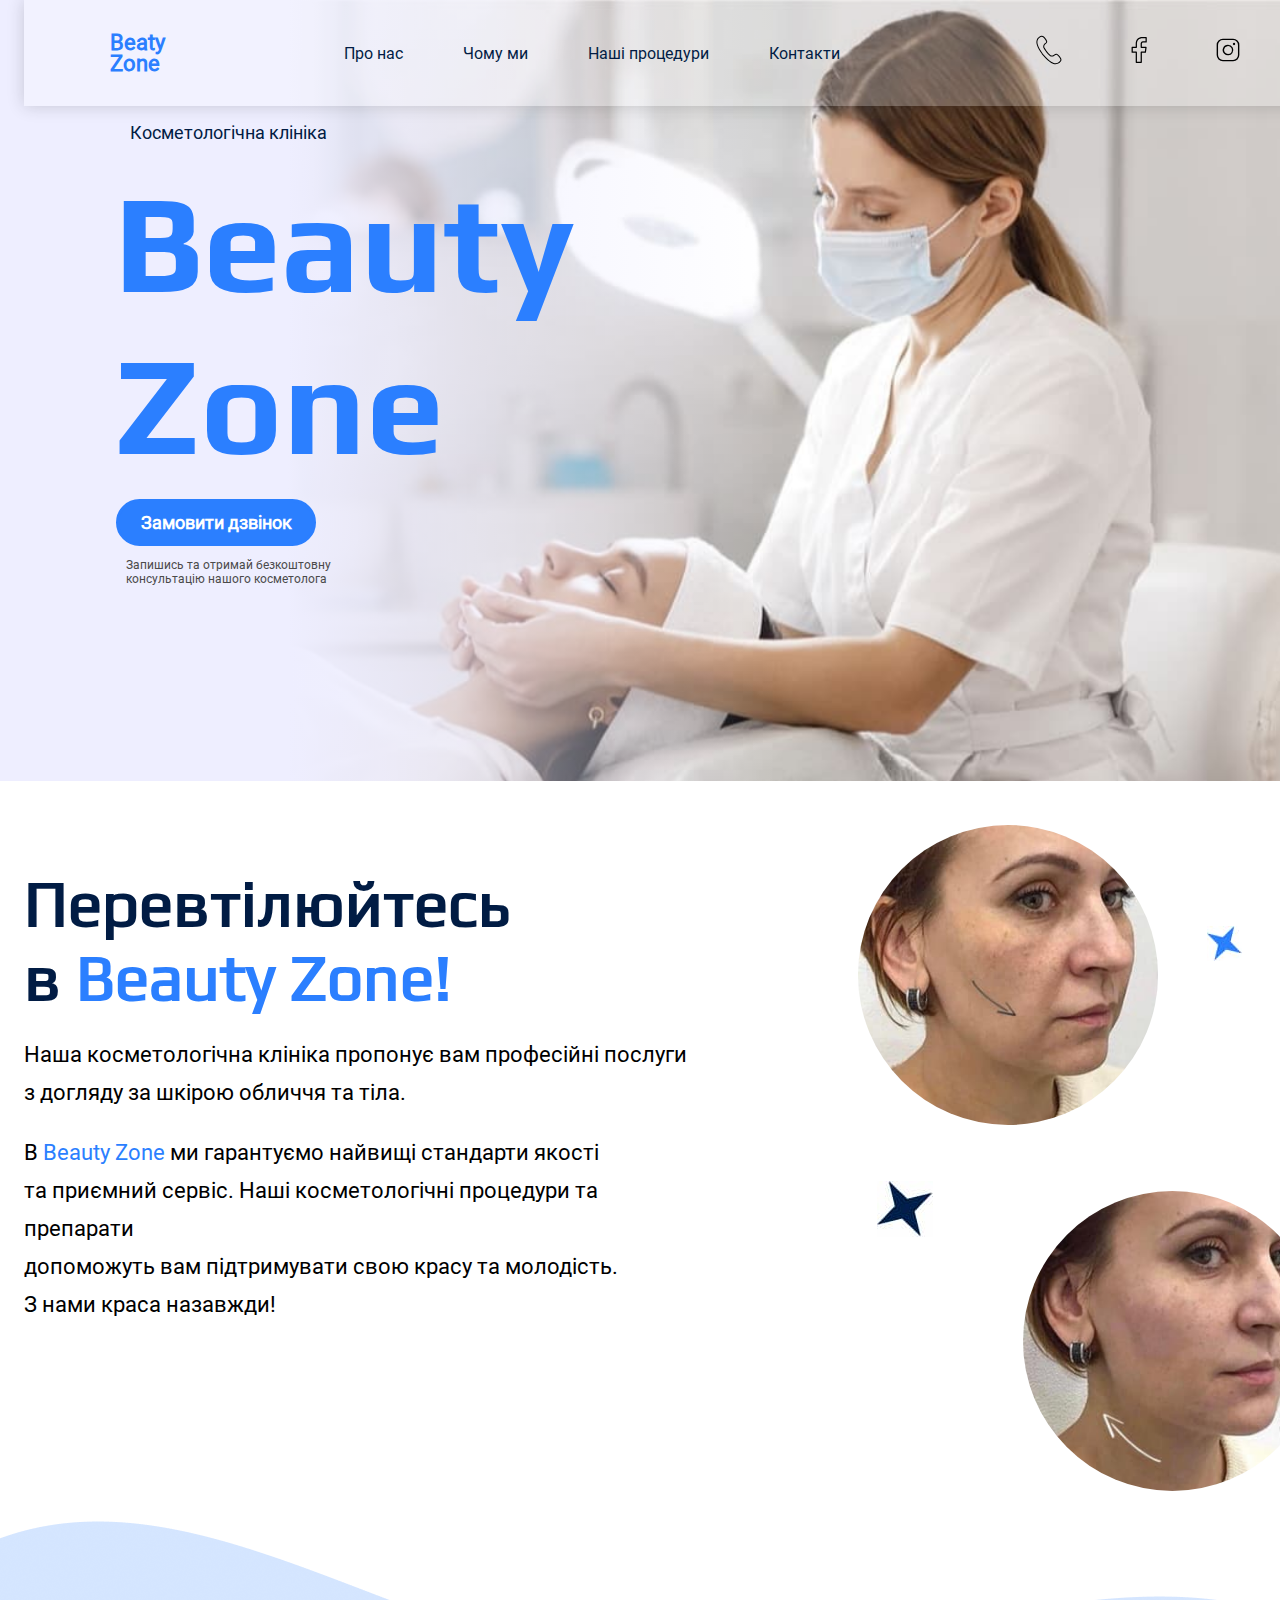
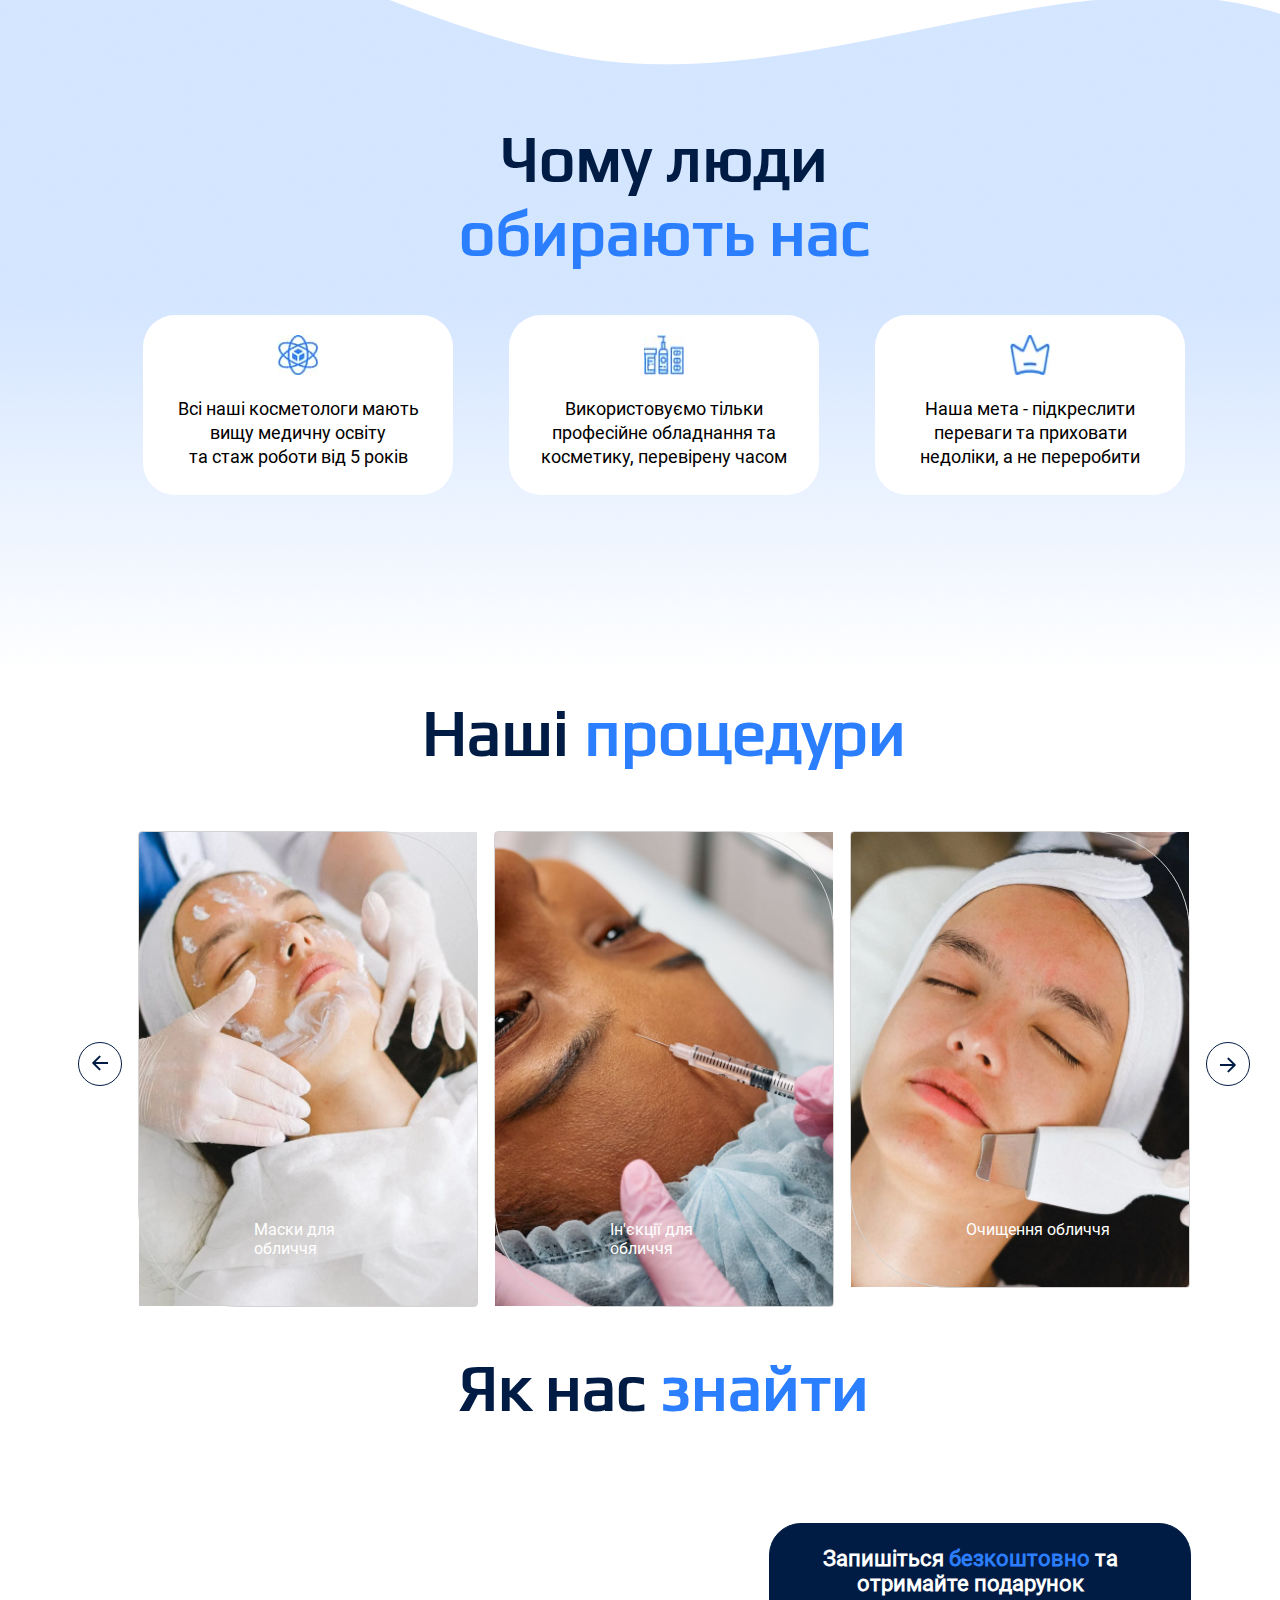
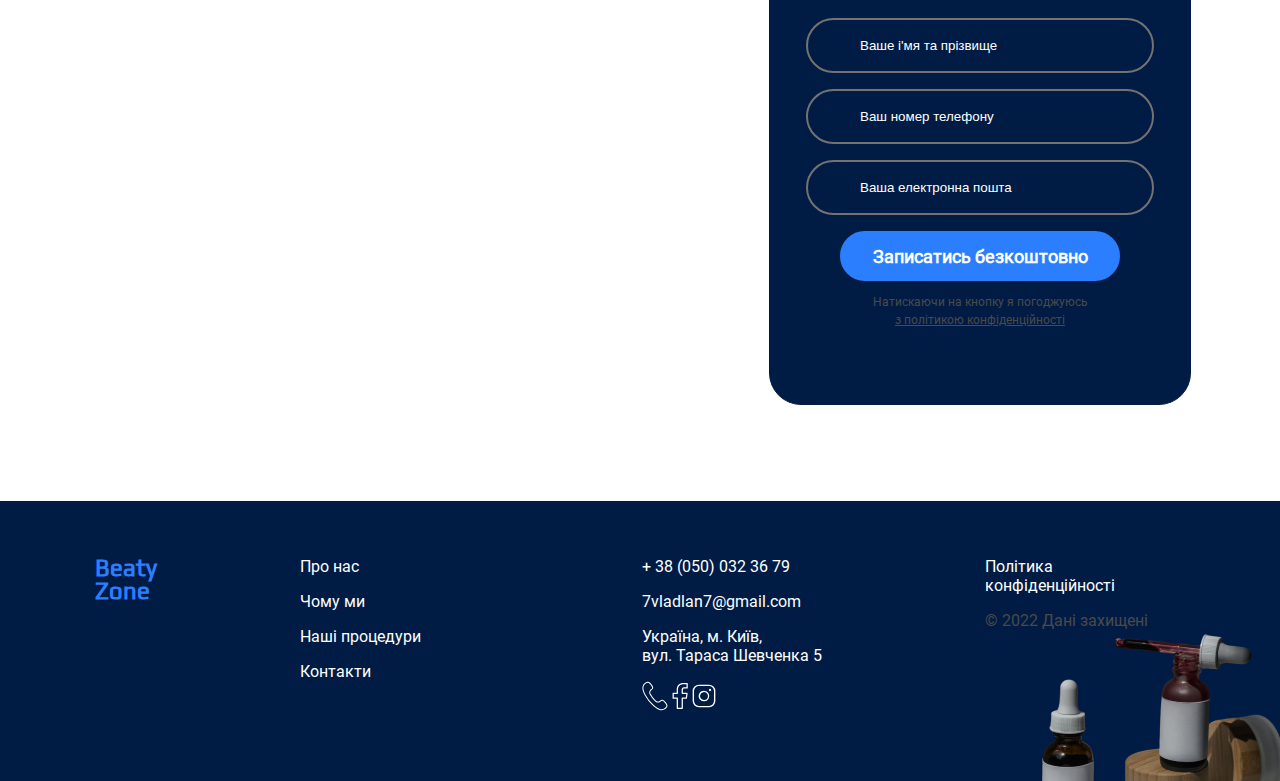
<file: index.html>
<!DOCTYPE html>
<html lang="en">
<head>
    <meta charset="UTF-8">
    <meta name="viewport" content="width=device-width, initial-scale=1.0">
    <title>Document</title>
    <link rel="stylesheet" href="./css/main.min.css">
    <link rel="stylesheet" href="./fonts/stylesheet.css">
    <link rel="stylesheet" href="https://cdnjs.cloudflare.com/ajax/libs/font-awesome/5.15.3/css/all.min.css">
</head>
<body>
<div class="header">
    <div class="conteiner">
        <div class="navigation">
            <div class="logo">
                <a href="#">Beaty <br> Zone</a>
            </div>
            <div class="nav-link">
                <nav class="navig">
        

                    <a href="#About-us">Про нас</a>
                    <a href="#Why-us">Чому ми</a>
                    <a href="#Our-procedure">Наші процедури</a>
                    <a href="#Contact">Контакти</a>
                </nav>
            </div>
            <div class="contact">

                <div class="icon-wrapper">
                    <a href="">
                        <svg class="address-icon" width="26" heigth="30">
                            <use href="./images/icon.svg#icon-phone"></use>
                        </svg>
                    </a>
                    <a href="">
                        <svg class="address-icon" width="16" heigth="28">
                            <use href="./images/icon.svg#icon-facebook"></use>
                        </svg>
                    </a>
                    <a href="">
                        <svg class="address-icon" width="24" heigth="24">
                            <use href="./images/icon.svg#icon-instagram"></use>
                        </svg>
                    </a>
                </div>
            </div>
        
        </div>
    </div>
    <div class="conteiner">
        <div>
            <div>
                <p class="names-text">Косметологічна клініка</p>
                <h1 class="zagolovok">Beauty <br> Zone</h1>

                <button class="button modal-btn-open">Замовити дзвінок</button>
                <p class="plain-text">Запишись та отримай безкоштовну<br> консультацію нашого косметолога</p>
            </div>
        
        </div>
    </div>
</div>
<div class="main">
    <div class="conteiner">
            <div class="presentation" id="About-us">

                <div class="content-presentation">
                    <h2 class="titles-extra">
                        Перевтілюйтесь <br> в <span>Beauty Zone!</span>
                    </h2>
                    <p class="text-to-presentation">Наша косметологічна клініка пропонує вам професійні послуги<br>
                        з догляду за шкірою обличчя та тіла.
                    </p>
                    <p class="text-to-presentation"> B <span>Beauty Zone</span> ми гарантуємо найвищі стандарти якості <br>
                        та приємний сервіс. Наші косметологічні процедури та препарати
                        <br>
                        допоможуть вам підтримувати свою красу та молодість. 
                        <br>
                        З нами краса назавжди!
                    </p>
                </div>
                <div class="img-content">
                    <div class="before-after">
                        <img src="/images/before.jpg" alt="result before" class="before">
                        <img src="/images/after.jpg" alt="result after" class="after">

                        <div class="stars-block">
                            <div class="stars-wrapper">
                                <img src="/images/bigStar.jpg" alt="bigStar" class="bigstar stars">
                            </div>
                            <div class="stars-wrapper">
                                <img src="/images/middlestar.jpg" alt="middlestar" class="middlestar stars">
                            </div>
                            <div class="stars-wrapper">
                                <img src="/images/smallStar.jpg" alt="smallStar" class="smallstar stars">
                            </div>
                        </div>
                    </div>
                </div>
            </div>
    </div>
    <div class="conteiner background-why-us">
        <h2 class="titles center-class">
            Чому люди<br>
            <span>обирають нас</span>
        </h2>
        <div class="why-us" id="Why-us">
            <div class="three-block">
                <img src="./images/atom.jpg" alt="atom">
                <p class="text-to-why-us">
                    Всі наші косметологи мають <br> вищу медичну освіту <br> та стаж роботи від 5 років
                </p>

            </div>
            <div class="three-block">
                <img src="./images/pils.jpg" alt="pils">
                <p class="text-to-why-us">
                    Використовуємо тільки <br> професійне обладнання та <br> косметику, перевірену часом
                </p>
            </div>

            <div class="three-block">
                <img src="./images/crown.jpg" alt="crown">
                <p class="text-to-why-us">
                    Наша мета - підкреслити <br> переваги та приховати <br> недоліки, а не переробити
                </p>

            </div>
        </div>
    </div>
    <div class="conteiner">
        <div id="Our-procedure">
            <h2 class="titles center-class">Наші <span>процедури</span></h2>
            <ul class="our-procedure" id="s3">
                <button class="carousel-button" type="button">
                    <svg width="16" height="40px" >
                        <use href="./images/icon.svg#icon-arrow"></use>
                    </svg>
                </button>
                <li class="formats-item">
                    <article class="formats-card">
                        <img class="format-image"
                        src="./images/mask.png"
                        alt="walrus">
                        <p class="format-text">Маски
                        для обличчя</p>
                    </article>
                </li>
                <li class="formats-item">
                    <article class="formats-card">
                        <img class="format-image"
                        src="./images/inject.png">
                        <p class="format-text">Ін'єкції
                        для обличчя</p>
                    </article>
                </li>
                <li class="formats-item">
                    <article class="formats-card">
                        <img class="format-image"
                        src="./images/clear.png">
                        <p class="format-text">Очищення
                        обличчя</p>
                    </article>
                </li>
                <button class="carousel-button next" type="button">
                    <svg width="16" height="40px">
                        <use href="./images/icon.svg#icon-arrow"></use>
                    </svg>
                </button>
            </ul>
        </div>
    </div>
    <div class="conteiner">
        <h2 class="main-text center-class">Як нас <span>знайти</span></h2>
        <div class="how-to-find-us" id="s4">
            <iframe
                src="https://www.google.com/maps/embed?pb=!1m18!1m12!1m3!1d10177901.667011498!2d8.592812226543858!3d51.47946444836415!2m3!1f0!2f0!3f0!3m2!1i1024!2i768!4f13.1!3m3!1m2!1s0x471ecb7b034a8293%3A0x96707a75f6791710!2sLORELI%20beauty%20zone!5e0!3m2!1sru!2spl!4v1691512684559!5m2!1sru!2spl"
                width="600" height="480" style="border:0;" allowfullscreen="" loading="lazy"
                referrerpolicy="no-referrer-when-downgrade" class="map">
            </iframe>
            <div class="register-form-conteiner">
                <p class="form-title">
                    Запишіться <span>безкоштовно</span> та отримайте подарунок
                </p>
                <div class="form-fields">
                    <div class="form-fields">
                        <input class="fields input-form" type="text" placeholder="Ваше і'мя та прізвище">
                    </div>
                    <div class="form-fields">
                        <input class="fields input-form" type="text" placeholder="Ваш номер телефону">
                    </div>
                    <div class="form-fields">
                        <input class="fields input-form" type="text" placeholder="Ваша електронна пошта">
                    </div>
                </div>
                <div class="form-buttons">
                    <button class="form-button">Записатись безкоштовно</button>
                    <p class="form-politics">Натискаючи на кнопку я погоджуюсь
                        <br>
                        <a href="#" class="form-politics">з політикою конфіденційності</a>
                    </p>
                    
                </div>
            </div>
        </div> <!--add form and geo-->
    </div>

</div>
<div class="footer" id="Contact">
    <div class="conteiner">
        <div class="nav-link-bot">
            <div>
                <a href="#" class="logo-bot">Beaty <br> Zone</a>
            </div>
            <nav class="navig-bot">
                <li><a href="#" class="text-to-bot">Про нас</a></li>
                <li><a href="#" class="text-to-bot">Чому ми</a></li>
                <li><a href="#" class="text-to-bot">Наші процедури</a></li>
                <li><a href="#" class="text-to-bot">Контакти</a></li>
            </nav>
            <div class="bot-contacts navig-bot">
                <li><a href="tel:+380500323679" class="text-to-bot">+ 38 (050) 032 36 79</a></li>
                <li><a href="7vladlan7@gmail.com" class="text-to-bot">7vladlan7@gmail.com</a></li>
                <li><a href="https://goo.gl/maps/f8BjNiubtXM2pFgB7" class="text-to-bot">Україна, м. Київ, <br>
                вул. Тараса Шевченка 5</a></li>
                <div class="icon-wrapper-bot">
                    <a href="">
                        <svg class="address-icon-bot" width="26" heigth="30">
                            <use href="./images/icon.svg#icon-phone"></use>
                        </svg>
                    </a>
                    <a href="">
                        <svg class="address-icon-bot" width="16" heigth="28">
                            <use href="./images/icon.svg#icon-facebook"></use>
                        </svg>
                    </a>
                    <a href="">
                        <svg class="address-icon-bot" width="24" heigth="24">
                            <use href="./images/icon.svg#icon-instagram"></use>
                        </svg>
                    </a>

                </div>
            </div>
            <div class="politics navig-bot">
                <a href="#" class="text-to-bot">Політика конфіденційності</a>
                <p class="address-copyright" >
                    &copy; 2022 Дані захищені
                </p>
            </div> 
        </div>
    </div>
</div>

<div class="backdrop is-hidden">
    <div class="modal">
        <button class="modal-btn-close" type="button">Close</button>
        <h2 class="modal-title">Замовити дзвінок</h2>
        <p class="form-title">
            Запишіться 
            <span>безкоштовно</span>
            та отримайте подарунок
        </p>
        <form  name="contact-form" autocomplete="off" >
            <div class="modal-form-fields">
                <label class="label-form" for="user-name"></label>
                <input class="input-form" 
                id="myInput" type="text" 
                name="user-name" 
                id="user-name" 
                placeholder="Ваше і'мя та прізвище"
                required
                >
            </div>

            <div class="modal-form-fields">
                <label class="label-form" for="user-tel">

                </label>
                <input class="input-form" 
                id="myInput" type="tel" 
                name="user-tel" 
                id="user-tel" 
                placeholder="Ваш номер телефону"
                pattern="^\+[0-9]{12}"
                required
                >
            </div>


            <div class="modal-form-fields">
                <label class="label-form" for="user-email"></label>
                <input class="input-form" 
                id="myInput" type="email" 
                name="user-email" 
                id="user-email" 
                placeholder="Ваша електронна пошта"
                required
                >
            </div>

            <button class="modal-btn" type="submit" >Замовити дзвінок</button>

            <p class="form-politics">Натискаючи на кнопку я погоджуюсь
                <br>
                <a href="#" class="form-politics">з політикою конфіденційності</a>
            </p>
        </form>
    </div>
</div>

<script src="./js/modal.js"></script>
</body>
</html>
</file>
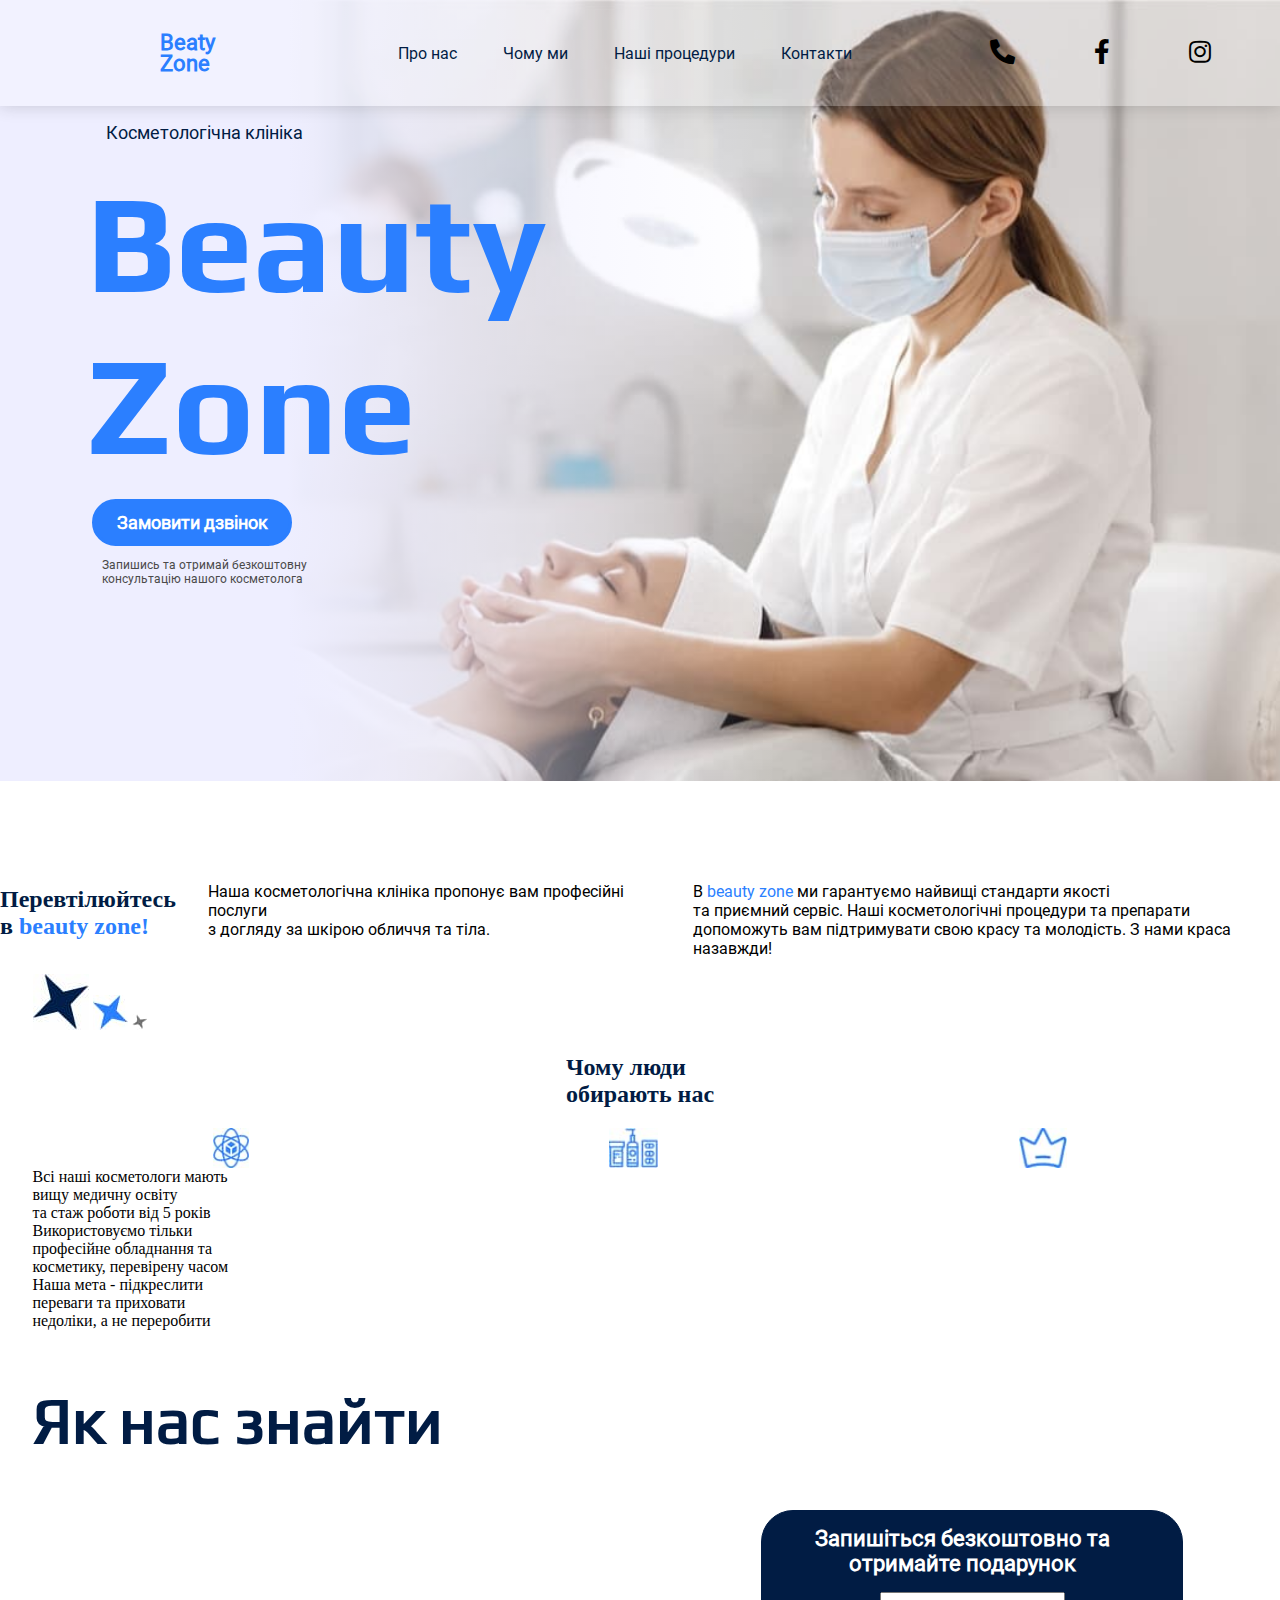
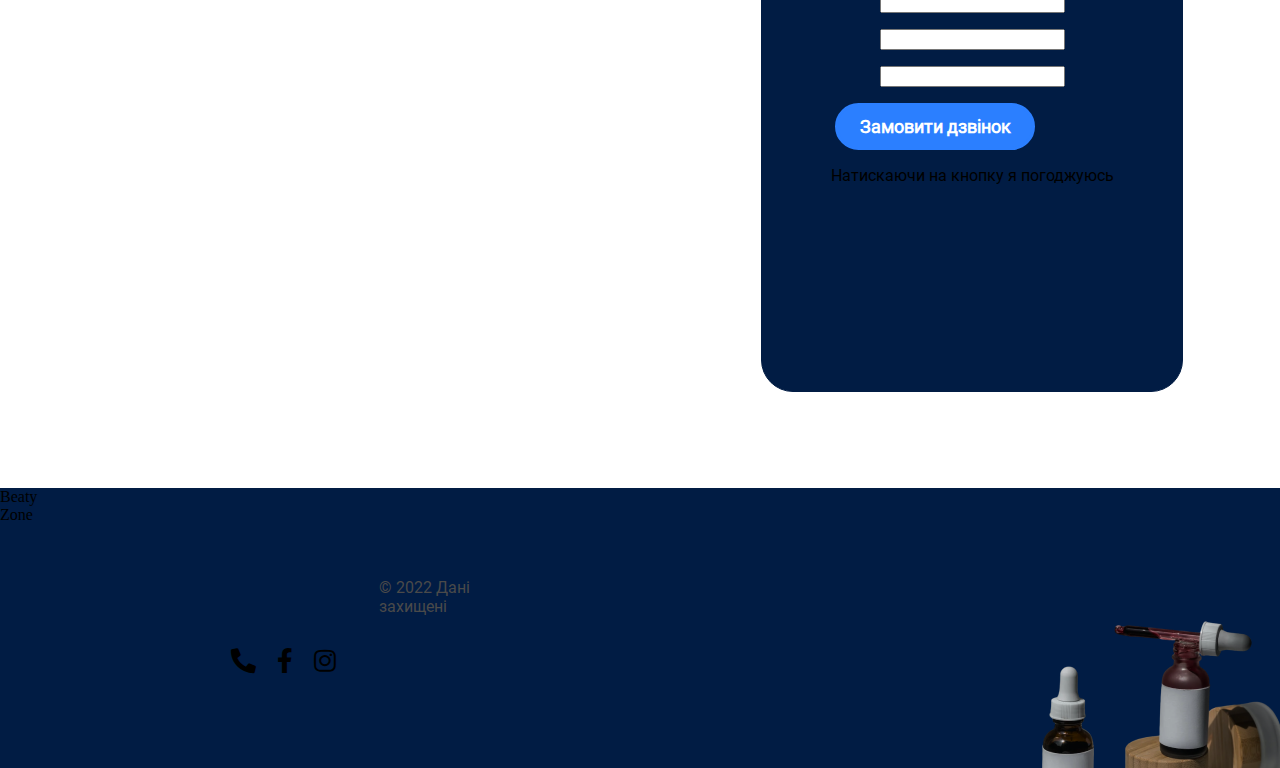
<file: index copy.html>
<!DOCTYPE html>
<html lang="en">

<head>
    <meta charset="UTF-8">
    <meta name="viewport" content="width=device-width, initial-scale=1.0">
    <title>Document</title>
    <link rel="stylesheet" href="/css/styles.css">
    <link rel="stylesheet" href="/fonts/stylesheet.css">
    <link rel="stylesheet" href="https://cdnjs.cloudflare.com/ajax/libs/font-awesome/5.15.3/css/all.min.css">
</head>

<body>
    <div class="header">
        <div class="container">
            <div class="navigation">
                <div class="logo">
                    <a href="#">Beaty <br> Zone</a>
                </div>
                <div class="nav-link">
                    <nav class="navig">
            
                        <a href="#s1">Про нас</a>
                        <a href="#s2">Чому ми</a>
                        <a href="#s3">Наші процедури</a>
                        <a href="#s4">Контакти</a>
                    </nav>
                </div>
                <div class="contact">
                    <div class="icon-wrapper">
                        <div class="icon"><i class="fas fa-phone-alt"></i></i></div>
                        <div class="icon"><i class="fab fa-facebook-f"></i></div>
                        <div class="icon"><i class="fab fa-instagram"></i></div>
                    </div>
                </div>
            </div>
            <div class="section-a" id="s1">
                <div>
                    <p class="names-text">Косметологічна клініка</p>
                    <h1 class="zagolovok">Beauty <br> Zone</h1>
                    <button class="button">Замовити дзвінок</button>
                    <p class="plain-text">Запишись та отримай безкоштовну<br> консультацію нашого косметолога</p>
                </div>
            
            </div> <!--add img and button-->
        </div>
    </div>
    <div class="main">
        <div class="container">
            <div class="presentation">
                <h2>
                    Перевтілюйтесь<br> в <span>beauty zone!</span>
                </h2>
                <p>Наша косметологічна клініка пропонує вам професійні послуги<br>
                    з догляду за шкірою обличчя та тіла.</p>
                <p>B <span>beauty zone</span> ми гарантуємо найвищі стандарти якості<br>
                    та приємний сервіс. Наші косметологічні процедури та препарати<br> допоможуть вам підтримувати свою красу та
                    молодість.
                    З нами краса назавжди!</p>
            </div>
        </div>
        <div class="conteiner">
            <div class="stars">
                <img src="/images/bigStar.jpg" alt="bigStar">
                <img src="/images/middlestar.jpg" alt="middlestar">
                <img src="/images/smallStar.jpg" alt="smallStar">
            </div>
        </div>
        <div class="conteiner">
            <h2 class="why-us" id="s2">Чому люди <br> обирають нас</h2>
            <div class="three-image">
                <img src="/images/atom.jpg" alt="atom">
                <img src="/images/pils.jpg" alt="pils">
                <img src="/images/crown.jpg" alt="crown">
            </div>
            <div class="text-img">
                <div>Всі наші косметологи мають<br> вищу медичну освіту<br> та стаж роботи від 5 років</div>
                <div>Використовуємо тільки<br> професійне обладнання та <br>косметику, перевірену часом</div>
                <div>Наша мета - підкреслити<br> переваги та приховати<br> недоліки, а не переробити</div>
            </div>
        </div>
        <div class="conteiner">
            <h2 class="main-text">Як нас знайти</h2>
            <div class="how-to-find-us" id="s4">
            
                <iframe
                    src="https://www.google.com/maps/embed?pb=!1m18!1m12!1m3!1d10177901.667011498!2d8.592812226543858!3d51.47946444836415!2m3!1f0!2f0!3f0!3m2!1i1024!2i768!4f13.1!3m3!1m2!1s0x471ecb7b034a8293%3A0x96707a75f6791710!2sLORELI%20beauty%20zone!5e0!3m2!1sru!2spl!4v1691512684559!5m2!1sru!2spl"
                    width="600" height="450" style="border:0;" allowfullscreen="" loading="lazy"
                    referrerpolicy="no-referrer-when-downgrade">
                </iframe>
                <div class="circle"></div>
                <div class="register-form-conteiner">
                    <h1 class="form-title">
                        Запишіться безкоштовно та отримайте подарунок
                    </h1>
                    <div class="form-fields">
                        <div class="form-fields">
                            <input type="text" placeholder="ПІП">
                        </div>
                        <div class="form-fields">
                            <input type="text" placeholder="телефон">
                        </div>
                        <div class="form-fields">
                            <input type="text" placeholder="пошта">
                        </div>
                    </div>
                    <div class="form-buttons">
                        <button class="button">Замовити дзвінок</button>
                        <p>Натискаючи на кнопку я погоджуюсь </p>
                        <a href="">з політикою конфіденційності</a>
                    </div>
                </div>
            </div> <!--add form and geo-->
        </div>
    </div>
    <div class="footer">
       <div class="container">
        Beaty<br> Zone
        <div class="nav-link">
            <nav class="navig">
                <li><a href="#">Про нас</a></li>
                <li><a href="#">Чому ми</a></li>
                <li><a href="#">Наші процедури</a></li>
                <li><a href="#">Контакти</a></li>
            </nav>
            <div class="address">
                <li><a href="tel:+380500323679">+ 38 (050) 032 36 79</a></li>
                <li><a href="7vladlan7@gmail.com">7vladlan7@gmail.com</a></li>
                <li><a href="https://goo.gl/maps/f8BjNiubtXM2pFgB7">Україна, м. Київ,
                        вул. Тараса Шевченка 5</a></li>
                <div class="icon-wrapper">
                    <div class="icon"><i class="fas fa-phone-alt"></i></i></div>
                    <div class="icon"><i class="fab fa-facebook-f"></i></div>
                    <div class="icon"><i class="fab fa-instagram"></i></div>
                </div>
            </div>
            <div class="politics">
                <a href="#">Політика конфіденційності</a>
                <p class="address-copyright">
                    &copy; 2022 Дані захищені
                </p>
            </div>
        
        </div>
       </div>
    </div> <!--add info about us-->
</body>

</html>
</file>
<file: fonts/stylesheet.css>
/*! Generated by Font Squirrel (https://www.fontsquirrel.com) on August 12, 2023 */



@font-face {
    font-family: 'playbold';
    src: url('play-bold.woff2') format('woff2'),
         url('play-bold.woff') format('woff');
    font-weight: normal;
    font-style: normal;

}




@font-face {
    font-family: 'playregular';
    src: url('play-regular.woff2') format('woff2'),
         url('play-regular.woff') format('woff');
    font-weight: normal;
    font-style: normal;

}




@font-face {
    font-family: 'robotoblack';
    src: url('roboto-black.woff2') format('woff2'),
         url('roboto-black.woff') format('woff');
    font-weight: normal;
    font-style: normal;

}




@font-face {
    font-family: 'robotoblack_italic';
    src: url('roboto-blackitalic.woff2') format('woff2'),
         url('roboto-blackitalic.woff') format('woff');
    font-weight: normal;
    font-style: normal;

}




@font-face {
    font-family: 'robotobold';
    src: url('roboto-bold.woff2') format('woff2'),
         url('roboto-bold.woff') format('woff');
    font-weight: normal;
    font-style: normal;

}




@font-face {
    font-family: 'robotobold_italic';
    src: url('roboto-bolditalic.woff2') format('woff2'),
         url('roboto-bolditalic.woff') format('woff');
    font-weight: normal;
    font-style: normal;

}




@font-face {
    font-family: 'robotoitalic';
    src: url('roboto-italic.woff2') format('woff2'),
         url('roboto-italic.woff') format('woff');
    font-weight: normal;
    font-style: normal;

}




@font-face {
    font-family: 'robotolight';
    src: url('roboto-light.woff2') format('woff2'),
         url('roboto-light.woff') format('woff');
    font-weight: normal;
    font-style: normal;

}




@font-face {
    font-family: 'robotolight_italic';
    src: url('roboto-lightitalic.woff2') format('woff2'),
         url('roboto-lightitalic.woff') format('woff');
    font-weight: normal;
    font-style: normal;

}




@font-face {
    font-family: 'robotomedium';
    src: url('roboto-medium.woff2') format('woff2'),
         url('roboto-medium.woff') format('woff');
    font-weight: normal;
    font-style: normal;

}




@font-face {
    font-family: 'robotomedium_italic';
    src: url('roboto-mediumitalic.woff2') format('woff2'),
         url('roboto-mediumitalic.woff') format('woff');
    font-weight: normal;
    font-style: normal;

}




@font-face {
    font-family: 'robotoregular';
    src: url('roboto-regular.woff2') format('woff2'),
         url('roboto-regular.woff') format('woff');
    font-weight: normal;
    font-style: normal;

}
</file>
<file: css/styles.css>
:root {
    --blue-light: #2b7fff;
    --gray-light: #ffffff40;
    --white: #ffffff;
    --black: #29272733;
    --gray-dark: #4a4a4a;
    --blue-dark: #011c44;
}

@keyframes stars  {
    0% {
        transform: scale(0%) rotate(0deg);
    }
    
    100% {
        transform: scale(100%) rotate(360deg);
    }
}

@media (prefers-reduced-motion: no-preference) {
  .square {
    transition: opacity 1.5s ease, transform 1.5s ease;
  }
}

.header {
    height: 657px;
    padding-bottom: 124px;
    background: linear-gradient(to right, #EEF 0%, #eef calc(35% - 160px), transparent calc(63% - 30px), transparent calc(100% + 0px), #eef calc(64% + 160px), #eee 100%), url("../images/teethDoctor.jpg") no-repeat top right;
    background-repeat: no-repeat;
    background-position: center top;
    background-size: cover;
}


@media screen and (min-device-pixel-ratio: 2),
(-webkit-min-device-pixel-ratio: 2),
(min-resolution: 192dpi),
(min-resolution: 2dppx) {
    .header {
        background-image: linear-gradient(102.76deg, rgba(18, 18, 17, 0.78) 2.03%, rgba(18, 18, 17, 0.6) 58.46%, rgba(18, 18, 17, 0) 90.36%), url("../images/teethDoctor.jpg");
    }
}

.header__title {
    margin-bottom: 48px;
    color: var(--color-primary-light);
    text-align: center;
    font-size: 67px;
    line-height: 1;
    font-weight: 900;
}

@media screen and (min-width: 1280px) {
    .header__title {
        margin-bottom: 0;
        font-size: 128px;
        line-height: 1.5;
    }
}

.header__button {
    margin: 0 auto;
}

@media screen and (min-width: 1280px) {
    .header__button {
        display: none;
    }
}


.header1 {
    background: linear-gradient(to right, #EEF 0%, #eef calc(35% - 160px), transparent calc(63% - 30px), transparent calc(100% + 0px), #eef calc(64% + 160px), #eee 100%),
      url("/images/teethDoctor.jpg") no-repeat top right;

    height: 600px;
    width: 100%;
    font-family: robotoregular, sans-serif;
}



.header .navigation .navig a:hover {
    font-weight: bold;
}

.special-conteiner {
    padding: 0 !important;
    margin: 0 !important;
}

h2 {
    color: var(--blue-dark);
}

span {
    color: var(--blue-light);

}

body {
    margin: 0
}

.navigation {
    width: 100%;
    height: 106px;
    display: flex;
    align-items: center;
    background-color: var(--gray-light);
    box-shadow: 0 0 1rem 0 var(--black);
}

.logo {
    width: 30%;
    display: flex;
    justify-content: space-around;
    font-family: playbold, sans-serif;
    font-weight: 700;
    font-size: 22px;
    line-height: 21px;
    height: 42px;
}

.logo-bot {
    font-weight: 700;
    font-family: playregular;
    font-size: 24px;
    line-height: 21px;
    color: var(--blue-light);
}

.logo a {
    color: var(--blue-light);
}

.nav-link {
    width: 40%;
    display: flex;
    justify-content: space-around;

}

.navig-bot {
    font-size: 16px;
    line-height: 19px;
    text-align: justify;
    width: 200px;
    max-height: 160px;
    height: auto;

}

.nav-link-bot {
    display: flex;
    justify-content: space-around;
    padding-top: 56px;

}

.navig {
    display: contents;
    gap: 40px;
}

.conteiner {
    width: 100%;
    max-width: 1215px;
    margin: 0 auto;
    padding: 0 24px;
}

.center-class {
    text-align: center;

    padding-bottom: 46px;
}

.contact {
    width: 30%;
    display: flex;
    justify-content: end;
    padding-right: 30px
}

.icon-wrapper {
    font-size: 25px;
    width: 80%;
    display: flex;
    justify-content: space-around;
}

.address-icon {}

.address-icon-bot {
    fill: var(--white);
    height: 30px;
}

.icon-wrapper-bot {
    font-size: 25px;
    width: 80%;
    display: flex;
    justify-content: space-around;
    color: var(--white);
    height: 30px;
}

.before-after {
    display: flex;
    height: 655px;
    justify-content: space-around;
}

.before {
    display: flex;
    height: 300px;
    border-radius: 100%;
    position: relative;
    left: 130px;
    top: -41px;
}

.after {
    display: flex;
    height: 300px;
    border-radius: 100%;
    position: relative;
    top: 325px;
    left: -5px;
}

.bigstar {
    position: absolute;
    right: 310px;
    bottom: -300px;
    animation-name: stars;
    animation-duration: 2s;
}

.middlestar {
    position: absolute;
    right: 170px;
    animation-name: stars;
    animation-duration: 2s;
}

.smallstar {
    position: absolute;
    top: 1050px;
    animation-name: stars;
    animation-duration: 2s;
}

.why-us {
    display: flex;
    gap: 56px;
    justify-content: center;
    flex-wrap: wrap;
}

.background-why-us {
    background-image: url("../images/background-two.png");
    padding-top: 200px;
    padding-bottom: 200px;
}

.three-block {
    width: 310px;
    height: 180px;
    background-color: var(--white);
    border-radius: 32px;
    text-align: center;

}

.three-block img {
    height: 40px;
    width: 40px;
    padding-top: 20px;
}

.three-block p {
    font-size: 18px;
    font-family: robotoregular;
    line-height: 24px;
    font-weight: 400;
}

.three-image {
    display: flex;
    height: 40px;
    width: 100%;
    justify-content: space-around;
}

.how-to-find-us {
    display: flex;
    gap: 32px;
    justify-content: center;
    flex-wrap: wrap;
    flex-basis: calc((100% - 112px) / 3);
}

.main {
    padding-top: 85px;
}

.main-text {
    font-size: 64px;
    font-family: playregular;
}

.register-form-conteiner {
    height: 480px;
    width: 420px;
    text-align: center;
    border: 1px solid #011c44;
    border-radius: 32px;
    background-color: var(--blue-dark);

}

.form-fields {
    margin: 16px;
}

.modal-form-fields {
    margin: 24px;
}

.fields {
    padding: 18px 32px;
    width: 100%;
    max-width: 280px;
    border-radius: 48px;
    border: 2px solid #747272;
    background-color: var(--blue-dark);
}

.fields:focus{
    background-color: var(--white);

}



::placeholder {
    color: var(--white);
    padding-left: 20px;
}

.our-procedure {
    display: flex;
    align-items: center;
    gap: 16px;
    justify-content: center;
    flex-wrap: wrap;
    padding: 0
}

.carousel-button {
    display: flex;
    text-align: center;
    justify-content: center;
    flex-shrink: 0;
    width: 44px;
    height: 44px;
    padding: 0;
    gap: 32px;
    fill: var(--blue-dark);
    border-radius: 50%;
    background-color: transparent;
    border: 1px solid var(--blue-dark);
    transition: background-color 0.3s;
}

.carousel-button:hover {
    background-color: var(--blue-light);
    fill: var(--white);
}

.carousel-button.next {
    transform: rotate(180deg);
}

.titles {
    font-size: 64px;
    font-family: playregular;
    font-weight: 700px;
    line-height: 74px;
    margin: 0;
}

.titles-extra {
    font-size: 64px;
    font-family: playregular;
    font-weight: 700px;
    line-height: 74px;
    margin: 0;
}

.presentation {
    display: flex;
    gap: 32px;
}

.content-presentation {
    max-width: 705px;
}

.img-content {
    width: 380px;
}

.text-to-presentation {
    font-size: 22px;
    font-family: robotoregular;
    line-height: 38px;
    font-weight: 400;
}



.text-to-why-us {
    font-size: 18px;
    font-weight: 400;
    font-family: robotoregular;
    line-height: 24px;
    flex-basis: calc((100% - 112px) / 3);

}

.text-to-bot {
    font-family: robotoregular;
    font-size: 16px;
    font-weight: 400;
    line-height: 19px;
    color: var(--white);
}

li {
    list-style-type: none;
    margin-bottom: 16px;
}

.formats-card {
    padding-left: 115px;
    padding-top: 372px;
    padding-bottom: 32px;
    padding-right: 77px;
    border: 1px solid lightgray;
    border-radius: 4px 100px;
    transition: transform 0.3s;
}

.formats-card:hover {
    transform: scale(1.05);
}

.formats-item {
    flex-basis: calc((100% - 32px) / 3);
    max-width: 340px;
    max-height: 450px;
}

.footer {
    position: relative;
    background-color: var(--blue-dark);
    height: 280px;
    display: flex;
    margin-top: 96px;
    width: 100%;
}

.footer::after {
    position: absolute;
    width: 247px;
    height: 152px;
    right: 0;
    bottom: 0;
    background-repeat: no-repeat;
    background-image: url(../images/footer-img.png);
    content: '';
}

.backdrop {
    position: fixed;
    right: 0;
    top: 0;
    left: 0;
    bottom: 0;
    display: flex;
    align-items: center;
    justify-content: center;
    background-color: rgba(0, 0, 0, 0.5);
    transition: opacity 0.3s, visibility 0.3s ;
}

.backdrop.is-hidden {
    opacity: 0;
    visibility: hidden;
    pointer-events: none;
}

.modal {
    position: relative;
    width: 100%;
    max-width: 435px;
    height: 100%;
    max-height: 600px;
    text-align: center;
    padding: 42px 144px;
    background-color: var(--blue-dark);
    border-radius: 48px;
    overflow: auto;
}

.modal-btn-close {
    position: absolute;
    top: 42px;
    right: 42px;

}

.modal-reg-form-conteiner {
    
    align-items: center;
    width: 100%;
    height: 100%;
}

.label-form {
    position: absolute;
    font-size: 13px;
    font-weight: 400;
    line-height: 15px;
    font-family: robotoregular;
    color: var(--white);
}

.input-form {
    padding: 18px 32px;
    width: 100%;
    max-width: 288px;
    border-radius: 48px;
    border: 2px solid #747272;
    background: transparent;
    
}

.input-form:focus {
    background-color: var(--white);
}

.label-form {
    display: block;
}

.modal-btn {
    position: relative;
    font-size: 18px;
    background-color: var(--blue-light);
    width: 100%;
    max-width: 280px;
    height: 50px;
    font-size: 18px;
    font-weight: 600;
    line-height: 21px;
    font-family: robotoregular;
    padding: 16px, 32px, 16px, 32px;
    border-radius: 32px;
    border: 3px solid var(--blue-light);
    color: var(--white);
    transition: background-color 0.3s;
}

.modal-btn:hover {
    background-color: var(--white);
    color: var(--blue-dark);
}

.bot-contacts {
    height: auto;
    max-height: 166px;
}

.address-copyright {
    color: var(--gray-dark);
}

.form-politics {
    color: var(--gray-dark);
    font-size: 12px;
    line-height: 18px;
}

.form-politics a {
    text-decoration: underline;
}

.politics {
    height: auto;
    max-height: 50px;
}


.zagolovok {
    padding-bottom: 20px;
    display: flex;
    justify-content: center;
    color: var(--blue-light);
    width: 632px;
    height: 318px;
    font-size: 140px;
    margin: 0;
    font-family: playbold, sans-serif;
}

.button {
    position: relative;
    width: 100%;
    max-width: 200px;
    left: 15%;
    transform: translate(-50%, 0);
    font-size: 18px;
    font-weight: 600;
    line-height: 21px;
    font-family: robotoregular;
    background-color: var(--blue-light);
    padding: 10px 20px 10px 20px;
    border-radius: 32px;
    border: 3px solid var(--blue-light);
    color: var(--white);
    transition: background-color 0.3s;
}

.button:hover {
    background-color: var(--white);
    color: var(--blue-dark);
}

button[disabled] {
    background-color: var(--gray-light);
    color: var(--gray-dark);
    border-color: currentColor;
}

.form-title {
    text-align: center;
    font-size: 22px;
    width: 400px;
    color: var(--white);
    font-family: robotoregular;
    font-weight: 600;

}

.form-button {
    position: relative;
    font-size: 18px;
    background-color: var(--blue-light);
    width: 100%;
    max-width: 280px;
    height: 50px;
    font-size: 18px;
    font-weight: 600;
    line-height: 21px;
    font-family: robotoregular;
    padding: 16px, 32px, 16px, 32px;
    border-radius: 32px;
    border: 3px solid var(--blue-light);
    color: var(--white);
    transition: background-color 0.3s;
}

.form-button:hover {
    background-color: var(--white);
    color: var(--blue-dark);
}

.modal-title {
    margin: 0;
    font-size: 64px;
    font-weight: 700;
    line-height: 74px;
    color: var(--white);
    font-family: playregular;
}

.plain-text {
    display: flex;
    justify-content: center;
    position: relative;
    left: -34%;
    font-size: 12px;
    color: var(--gray-dark)
}

.map {
    border-radius: 32px;
}

.names-text {
    display: flex;
    justify-content: center;
    margin-top: 1rem;
    color: var(--blue-dark);
    font-size: 18px;
    position: relative;
    left: -34%;

}

p {
    font-family: robotoregular;
}

.link {

}

a {
    text-decoration: none;
    color: var(--blue-dark);
    font-family: robotoregular;
    transition: color 0.3s;
}

a:hover {
    text-decoration: none;
    color: var(--blue-light);
}
</file>
<file: css/main.min.css>
:root{--blue-light: #2b7fff;--gray-light: #ffffff40;--white: #ffffff;--black: #29272733;--gray-dark: #4a4a4a;--blue-dark: #011c44}p{font-family:robotoregular}a{text-decoration:none;color:var(--blue-dark);font-family:robotoregular;transition:color .3s}a:hover{text-decoration:none;color:var(--blue-light)}li{list-style-type:none;margin-bottom:16px}h2{color:var(--blue-dark)}span{color:var(--blue-light)}body{margin:0}.header .navigation .navig a:hover{font-weight:bold}.stars-animation{animation-name:stars-animation;animation-duration:1.2s}@media(prefers-reduced-motion: no-preference){:root{scroll-behavior:smooth}}.center-class{text-align:center;padding-bottom:46px}@keyframes stars-animation{0%{transform:rotate(0) scale(0)}100%{transform:rotate(360deg) scale(1)}}.conteiner{width:100%;padding:0 24px;margin:0 auto;max-width:1288px;scroll-behavior:smooth}.modal-form-fields{margin:24px}.titles{font-size:64px;font-family:playregular;font-weight:700px;line-height:74px;margin:0}.titles-extra{font-size:64px;font-family:playregular;font-weight:700px;line-height:74px;margin:0}.presentation{display:flex;gap:32px}.content-presentation{width:55%}.img-content{width:45%}.plain-text{display:flex;justify-content:center;position:relative;left:-34%;font-size:12px;color:var(--gray-dark)}.map{border-radius:32px}.before-after{display:flex;height:655px;justify-content:space-around}.before{display:flex;height:300px;border-radius:100%;position:relative;left:130px;top:-41px}.after{display:flex;height:300px;border-radius:100%;position:relative;top:325px;left:-5px}.bigstar{position:relative;right:450px;top:315px}.middlestar{position:relative;right:120px}.smallstar{position:relative;top:60px}.main{padding-top:85px}.text-to-presentation{font-size:22px;font-family:robotoregular;line-height:38px;font-weight:400}.button{position:relative;width:100%;max-width:200px;left:15%;transform:translate(-50%, 0);font-size:18px;font-weight:600;line-height:21px;font-family:robotoregular;background-color:var(--blue-light);padding:10px 20px 10px 20px;border-radius:32px;border:3px solid var(--blue-light);color:var(--white);transition:background-color .3s}.button:hover{background-color:var(--white);color:var(--blue-dark)}button[disabled]{background-color:var(--gray-light);color:var(--gray-dark);border-color:currentColor}.modal-btn{position:relative;font-size:18px;background-color:var(--blue-light);width:100%;max-width:280px;height:50px;font-size:18px;font-weight:600;line-height:21px;font-family:robotoregular;padding:16px,32px,16px,32px;border-radius:32px;border:3px solid var(--blue-light);color:var(--white);transition:background-color .3s}.modal-btn:hover{background-color:var(--white);color:var(--blue-dark)}.modal-btn-close{position:absolute;top:42px;right:42px}.logo-bot{font-weight:700;font-family:playregular;font-size:24px;line-height:21px;color:var(--blue-light)}.navig-bot{font-size:16px;line-height:19px;text-align:justify;width:200px;max-height:160px;height:auto}.nav-link-bot{display:flex;justify-content:space-around;padding-top:56px}.footer{position:relative;background-color:var(--blue-dark);height:280px;display:flex;margin-top:96px;width:100%}.footer::after{position:absolute;width:247px;height:152px;right:0;bottom:0;background-repeat:no-repeat;background-image:url(../images/footer-img.png);content:""}.bot-contacts{height:auto;max-height:166px}.address-copyright{color:var(--gray-dark)}.formats-card{position:relative;padding-left:115px;padding-top:372px;padding-bottom:32px;padding-right:77px;border:1px solid #d3d3d3;border-radius:4px 100px;transition:transform .3s}.formats-card:hover{transform:scale(1.05)}.format-image{position:absolute;left:0;top:0;width:100%;height:100%;z-index:-1}.formats-item{flex-basis:calc((100% - 32px)/3);max-width:340px;max-height:450px}.format-text{color:#fff}.header{height:657px;padding-bottom:124px;background:linear-gradient(to right, #EEF 0%, #eef calc(35% - 160px), transparent calc(63% - 30px), transparent calc(100% + 0px), #eef calc(64% + 160px), #eee 100%),url("../images/teethDoctor.jpg") no-repeat top right;background-repeat:no-repeat;background-position:center top;background-size:cover}@media screen and (min-device-pixel-ratio: 2),(-webkit-min-device-pixel-ratio: 2),(min-resolution: 192dpi),(min-resolution: 2dppx){.header{background-image:linear-gradient(102.76deg, rgba(18, 18, 17, 0.78) 2.03%, rgba(18, 18, 17, 0.6) 58.46%, rgba(18, 18, 17, 0) 90.36%),url("../images/teethDoctor.jpg")}}.header__title{margin-bottom:48px;color:var(--color-primary-light);text-align:center;font-size:67px;line-height:1;font-weight:900}@media screen and (min-width: 1280px){.header__title{margin-bottom:0;font-size:128px;line-height:1.5}}.header__button{margin:0 auto}@media screen and (min-width: 1280px){.header__button{display:none}}.header1{background:linear-gradient(to right, #EEF 0%, #eef calc(35% - 160px), transparent calc(63% - 30px), transparent calc(100% + 0px), #eef calc(64% + 160px), #eee 100%),url("/images/teethDoctor.jpg") no-repeat top right;height:600px;width:100%;font-family:robotoregular,sans-serif}.icon-wrapper{font-size:25px;width:80%;display:flex;justify-content:space-around}.address-icon-bot{fill:var(--white);height:30px}.navigation{width:100%;height:106px;display:flex;align-items:center;background-color:var(--gray-light);box-shadow:0 0 1rem 0 var(--black)}.logo{width:20%;display:flex;justify-content:space-around;font-family:playbold,sans-serif;font-weight:700;font-size:22px;line-height:21px;height:42px}.logo a{color:var(--blue-light)}.nav-link{width:60%;display:flex;justify-content:center;gap:60px}.navig{display:contents;gap:40px}.names-text{display:flex;justify-content:center;margin-top:1rem;color:var(--blue-dark);font-size:18px;position:relative;left:-34%}.zagolovok{padding-bottom:20px;display:flex;justify-content:center;color:var(--blue-light);width:50%;height:318px;font-size:140px;margin:0;font-family:playbold,sans-serif}.how-to-find-us{display:flex;gap:32px;justify-content:center;flex-wrap:wrap;flex-basis:calc((100% - 112px)/3)}.main-text{font-size:64px;font-family:playregular}.form-title{text-align:center;font-size:22px;width:400px;color:var(--white);font-family:robotoregular;font-weight:600}.form-button{position:relative;font-size:18px;background-color:var(--blue-light);width:100%;max-width:280px;height:50px;font-size:18px;font-weight:600;line-height:21px;font-family:robotoregular;padding:16px,32px,16px,32px;border-radius:32px;border:3px solid var(--blue-light);color:var(--white);transition:background-color .3s}.form-button:hover{background-color:var(--white);color:var(--blue-dark)}.politics{height:auto;max-height:50px}.form-politics{color:var(--gray-dark);font-size:12px;line-height:18px}.form-politics a{text-decoration:underline}.input-form{padding:18px 32px;width:100%;max-width:288px;border-radius:48px;border:2px solid #747272;background:rgba(0,0,0,0)}.label-form{position:absolute;font-size:13px;font-weight:400;line-height:15px;font-family:robotoregular;color:var(--white)}.contact{width:30%;display:flex;justify-content:end;padding-right:30px}.text-to-bot{font-family:robotoregular;font-size:16px;font-weight:400;line-height:19px;color:var(--white)}.modal{position:relative;width:100%;max-width:435px;height:100%;max-height:600px;text-align:center;padding:42px 144px;background-color:var(--blue-dark);border-radius:48px;overflow:auto}.modal-reg-form-conteiner{align-items:center;width:100%;height:100%}.modal-title{margin:0;font-size:64px;font-weight:700;line-height:74px;color:var(--white);font-family:playregular}.label-form{display:block}.input-form:focus{background-color:var(--white)}.backdrop.is-hidden{opacity:0;visibility:hidden;pointer-events:none}.backdrop{position:fixed;right:0;top:0;left:0;bottom:0;display:flex;align-items:center;justify-content:center;background-color:rgba(0,0,0,.5);transition:opacity .3s,visibility .3s}.our-procedure{display:flex;align-items:center;gap:16px;justify-content:center;flex-wrap:wrap;padding:0}.carousel-button{display:flex;text-align:center;justify-content:center;flex-shrink:0;width:44px;height:44px;padding:0;gap:32px;fill:var(--blue-dark);border-radius:50%;background-color:rgba(0,0,0,0);border:1px solid var(--blue-dark);transition:background-color .3s}.carousel-button:hover{background-color:var(--blue-light);fill:var(--white)}.carousel-button.next{transform:rotate(180deg)}.register-form-conteiner{height:480px;width:420px;text-align:center;border:1px solid #011c44;border-radius:32px;background-color:var(--blue-dark)}.form-fields{margin:16px}.fields{padding:18px 32px;width:100%;max-width:280px;border-radius:48px;border:2px solid #747272;background-color:var(--blue-dark)}.fields:focus{background-color:var(--white)}::-moz-placeholder{color:var(--white);padding-left:20px}::placeholder{color:var(--white);padding-left:20px}.why-us{display:flex;gap:56px;justify-content:center;flex-wrap:wrap}.background-why-us{background-image:url("../images/background-whyUs.png");background-repeat:no-repeat;background-position:top;padding-top:200px;padding-bottom:200px}.three-block{width:310px;height:180px;background-color:var(--white);border-radius:32px;text-align:center}.three-block img{height:40px;width:40px;padding-top:20px}.three-block p{font-size:18px;font-family:robotoregular;line-height:24px;font-weight:400}.three-image{display:flex;height:40px;width:100%;justify-content:space-around}.text-to-why-us{font-size:18px;font-weight:400;font-family:robotoregular;line-height:24px;flex-basis:calc((100% - 112px)/3)}/*# sourceMappingURL=main.min.css.map */
</file>
